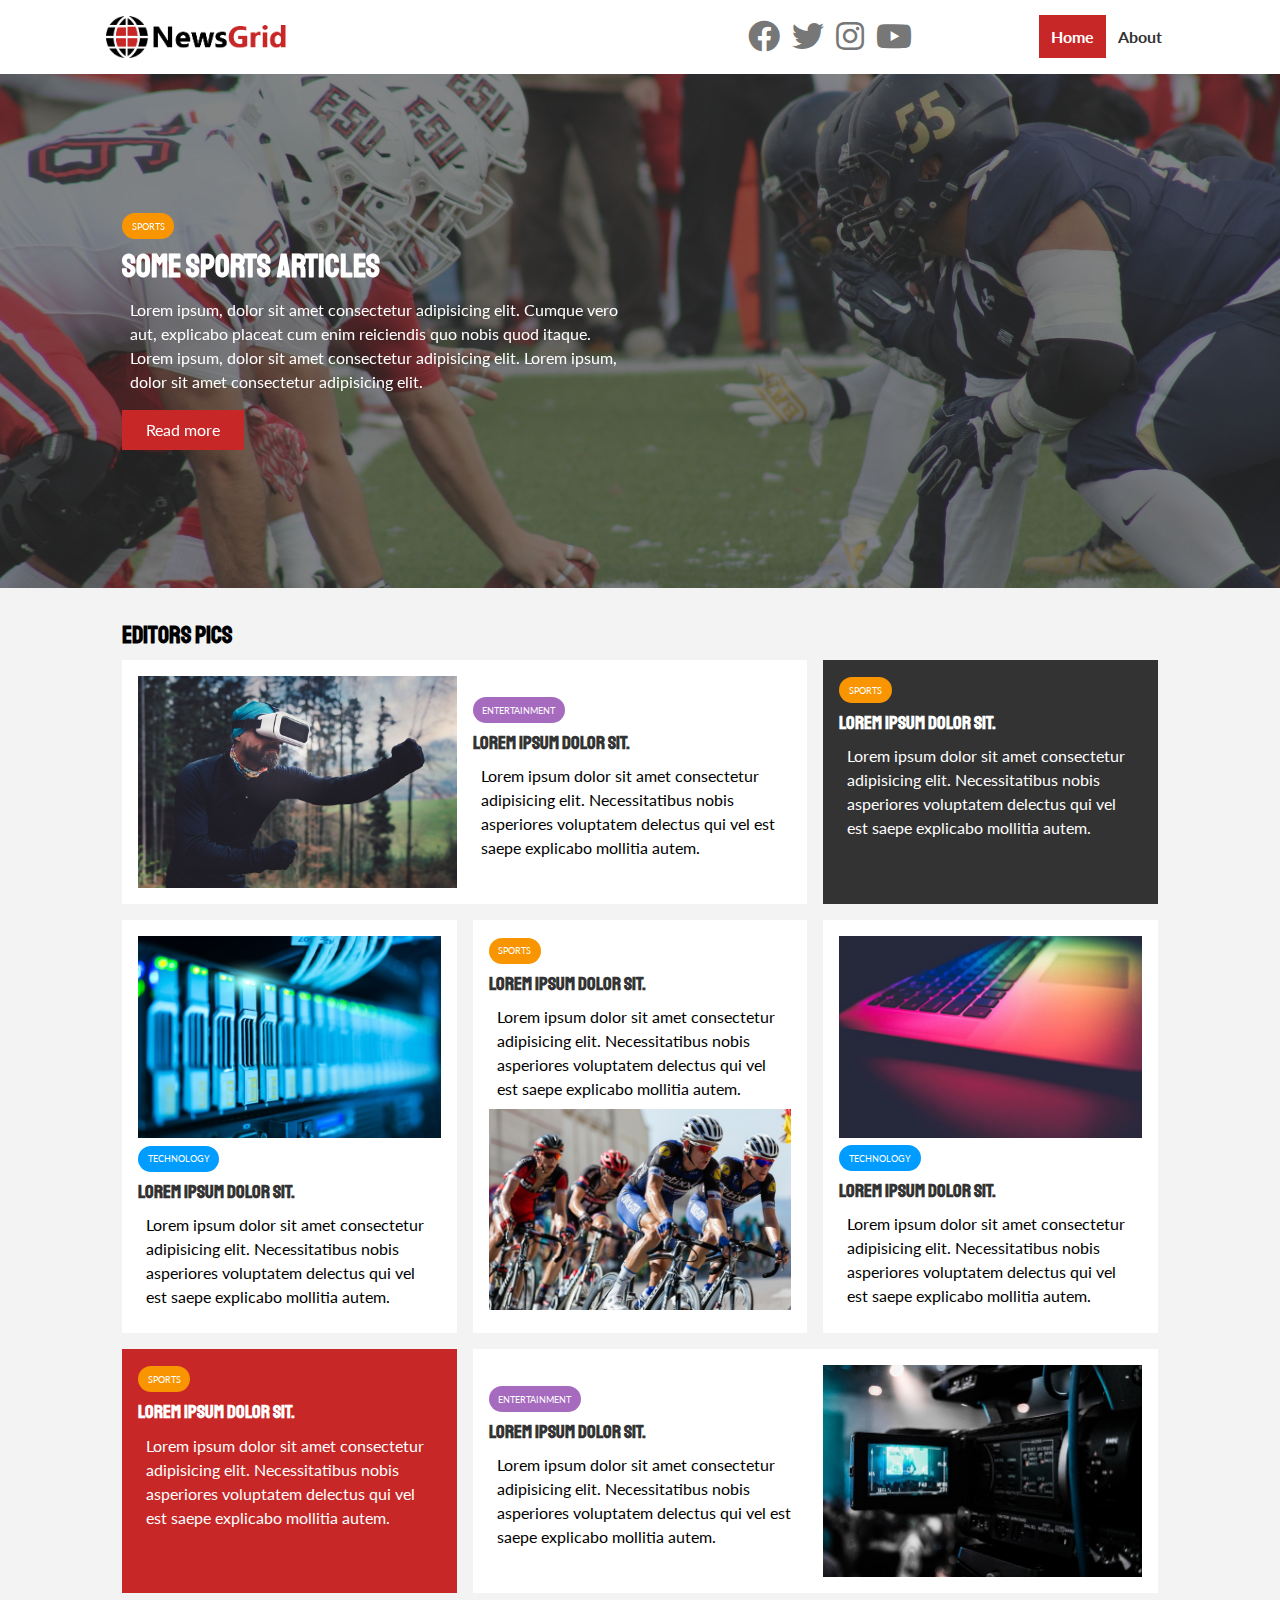
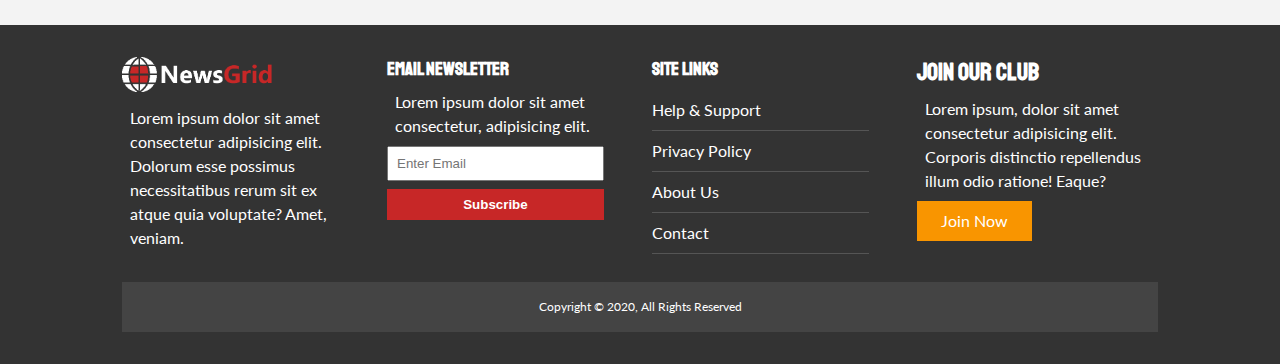
<file: index.html>
<!DOCTYPE html>
<html lang="en">

<head>
	<meta charset="UTF-8">
	<meta name="viewport" content="width=device-width, initial-scale=1.0">
	<link rel="shortcut icon" type="image/x-icon" href="favicon.ico">
	<link href="https://fonts.googleapis.com/css2?family=Lato:wght@400;900&family=Staatliches&display=swap"
		rel="stylesheet">
	<link href="https://cdnjs.cloudflare.com/ajax/libs/font-awesome/5.9.0/css/all.css" rel="stylesheet">
	<link rel="stylesheet" href="css/style.css">
	<link rel="stylesheet" media="screen and (max-width:768px)" href="css/mobile.css">

	<title>NewsGrid | Latest News</title>


</head>

<body>

	<nav id="main-nav">
		<div class="container">
			<img src="img/logo.png" alt="NewsGrid" class="logo">
			<div class="social">
				<a href="https://facebeeok.com" target="_blank"><i class="fab fa-facebook fa-2x"></i></a>
				<a href="https://twitter.com" target="_blank"><i class="fab fa-twitter fa-2x"></i></a>
				<a href="https://instagram.com" target="_blank"><i class="fab fa-instagram fa-2x"></i></a>
				<a href="https://youtube.com" target="_blank"><i class="fab fa-youtube fa-2x"></i></a>

			</div>
			<ul>
				<li><a href="index.html" class="current">Home</a></li>
				<li><a href="about.html">About</a></li>

			</ul>
		</div>
	</nav>

	<!-- * SHOWCASE -->
	<header id="showcase">
		<div class="container">
			<div class="showcase-container">
				<div class="showcase-content">
					<div class="category category-sports"> Sports</div>
					<h1>Some sports articles</h1>
					<p>Lorem ipsum, dolor sit amet consectetur adipisicing elit. Cumque vero aut, explicabo placeat cum enim
						reiciendis quo nobis quod itaque. Lorem ipsum, dolor sit amet consectetur adipisicing elit. Lorem ipsum,
						dolor sit amet consectetur adipisicing elit.</p>
					<a href="article.html" class="btn btn-primary">Read more</a>
				</div>
			</div>
		</div>
	</header>

	<!-- * Home Articles -->

	<section id="home-articles" class="py-2">
		<div class="container">
			<h2>Editors Pics</h2>
			<div class="articles-container">

				<article class="card">
					<img src="img/articles/ent1.jpg" alt="">
					<div>
						<div class="category category-ent">Entertainment</div>
						<h3>
							<a href="article.html">Lorem ipsum dolor sit.</a>
						</h3>
						<p>Lorem ipsum dolor sit amet consectetur adipisicing elit. Necessitatibus nobis asperiores voluptatem
							delectus qui vel est saepe explicabo mollitia autem.</p>
					</div>
				</article>

				<article class="card bg-dark">
					<div class="category category-sports">Sports</div>
					<h3>
						<a href="article.html">Lorem ipsum dolor sit.</a>
					</h3>
					<p>Lorem ipsum dolor sit amet consectetur adipisicing elit. Necessitatibus nobis asperiores voluptatem
						delectus qui vel est saepe explicabo mollitia autem.</p>
				</article>

				<article class="card">
					<img src="img/articles/tech1.jpg" alt="">
					<div class="category category-tech">Technology</div>
					<h3>
						<a href="article.html">Lorem ipsum dolor sit.</a>
					</h3>
					<p>Lorem ipsum dolor sit amet consectetur adipisicing elit. Necessitatibus nobis asperiores voluptatem
						delectus qui vel est saepe explicabo mollitia autem.</p>
				</article>

				<article class="card">

					<div class="category category-sports">Sports</div>
					<h3>
						<a href="article.html">Lorem ipsum dolor sit.</a>
					</h3>
					<p>Lorem ipsum dolor sit amet consectetur adipisicing elit. Necessitatibus nobis asperiores voluptatem
						delectus qui vel est saepe explicabo mollitia autem.</p>
					<img src="img/articles/sports1.jpg" alt=""> 
				</article>

				<article class="card">
					<img src="img/articles/tech2.jpg" alt=""> 
					<div class="category category-tech">Technology</div>
					<h3>
						<a href="article.html">Lorem ipsum dolor sit.</a>
					</h3>
					<p>Lorem ipsum dolor sit amet consectetur adipisicing elit. Necessitatibus nobis asperiores voluptatem
						delectus qui vel est saepe explicabo mollitia autem.</p>
					
				</article>

				<article class="card bg-primary">
					<div class="category category-sports">Sports</div>
					<h3>
						<a href="article.html">Lorem ipsum dolor sit.</a>
					</h3>
					<p>Lorem ipsum dolor sit amet consectetur adipisicing elit. Necessitatibus nobis asperiores voluptatem
						delectus qui vel est saepe explicabo mollitia autem.</p>
				</article>

				<article class="card">
					
					<div>
						<div class="category category-ent">Entertainment</div>
						<h3>
							<a href="article.html">Lorem ipsum dolor sit.</a>
						</h3>
						<p>Lorem ipsum dolor sit amet consectetur adipisicing elit. Necessitatibus nobis asperiores voluptatem
							delectus qui vel est saepe explicabo mollitia autem.</p>
					</div>

					<img src="img/articles/ent2.jpg" alt="">
				</article>
			</div>
		</div>
	</section>

	<!-- * Footer -->

	<footer id="main-footer" class="py-2">
		<div class="container footer-container">
			<div>
				<img src="img/logo_light.png" alt="News">
				<p>Lorem ipsum dolor sit amet consectetur adipisicing elit. Dolorum esse possimus necessitatibus rerum sit ex atque quia voluptate? Amet, veniam.</p>
			</div>
			<div>
				<h3>Email Newsletter</h3>
				<p>Lorem ipsum dolor sit amet consectetur, adipisicing elit.</p>
				<form name="contact" method="POST" data-netlify="true">
					<input type="email" name="email" placeholder="Enter Email">
					<input type="submit" value="Subscribe" class="btn btn-primary">
				</form>
			</div>
			<div>
				<h3>Site Links</h3>
				<ul class="list">
					<li><a href="#">Help & Support</a></li>
					<li><a href="#">Privacy Policy</a></li>
					<li><a href="#">About Us</a></li>
					<li><a href="#">Contact</a></li>
				</ul>
			</div>
			<div>
				<h2>
					Join Our Club
				</h2>
				<p>Lorem ipsum, dolor sit amet consectetur adipisicing elit. Corporis distinctio repellendus illum odio ratione! Eaque?</p>
				<a href="#" class="btn btn-secondary">Join Now</a>
			</div>
			<div>
				<p>Copyright &copy; 2020, All Rights Reserved</p>
			</div>
		</div>
	</footer>

</body>

</html>
</file>
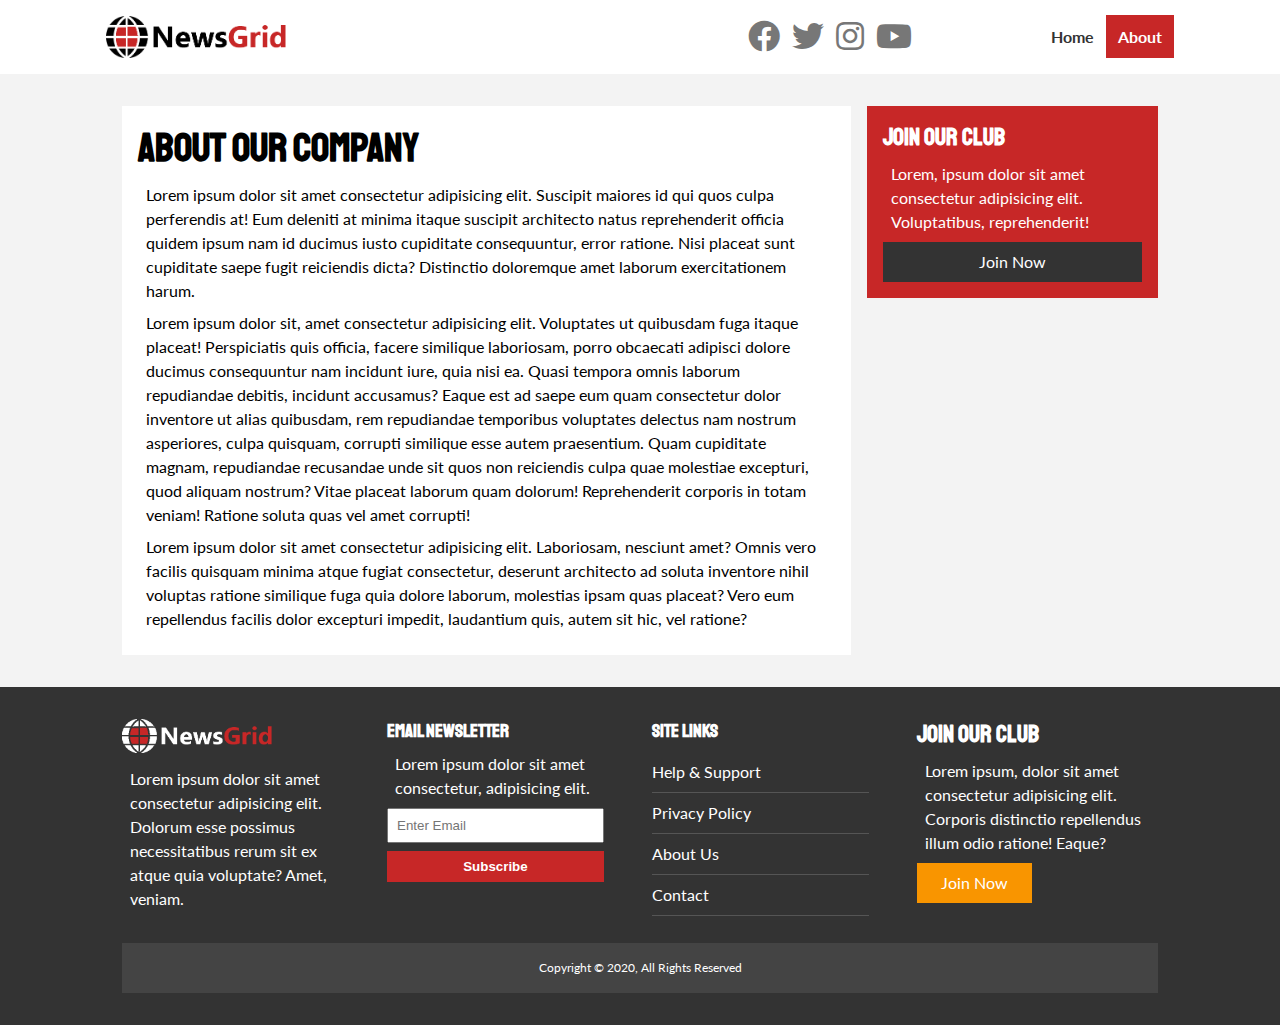
<file: about.html>
<!DOCTYPE html>
<html lang="en">

<head>
	<meta charset="UTF-8">
	<meta name="viewport" content="width=device-width, initial-scale=1.0">
	<link rel="shortcut icon" type="image/x-icon" href="favicon.ico">
	<link href="https://fonts.googleapis.com/css2?family=Lato:wght@400;900&family=Staatliches&display=swap"
		rel="stylesheet">
	<link href="https://cdnjs.cloudflare.com/ajax/libs/font-awesome/5.9.0/css/all.css" rel="stylesheet">
	<link rel="stylesheet" href="css/style.css">
	<link rel="stylesheet" media="screen and (max-width:768px)" href="css/mobile.css">

	<title>NewsGrid | Latest News</title>


</head>

<body>
	<!-- * Navbar -->
	<nav id="main-nav">
		<div class="container">
			<img src="img/logo.png" alt="NewsGrid" class="logo">
			<div class="social">
				<a href="https://facebeeok.com" target="_blank"><i class="fab fa-facebook fa-2x"></i></a>
				<a href="https://twitter.com" target="_blank"><i class="fab fa-twitter fa-2x"></i></a>
				<a href="https://instagram.com" target="_blank"><i class="fab fa-instagram fa-2x"></i></a>
				<a href="https://youtube.com" target="_blank"><i class="fab fa-youtube fa-2x"></i></a>

			</div>
			<ul>
				<li><a href="index.html">Home</a></li>
				<li><a href="about.html" class="current">About</a></li>

			</ul>
		</div>
	</nav>


	<!-- * About -->
	<section id="about">
		<div class="container">
			<div class="page-container">
				<article class="card">
					<h1 class="l-heading">About Our Company</h1>
					<p>Lorem ipsum dolor sit amet consectetur adipisicing elit. Suscipit maiores id qui quos culpa perferendis at! Eum deleniti at minima itaque suscipit architecto natus reprehenderit officia quidem ipsum nam id ducimus iusto cupiditate consequuntur, error ratione. Nisi placeat sunt cupiditate saepe fugit reiciendis dicta? Distinctio doloremque amet laborum exercitationem harum.</p>
					<p>Lorem ipsum dolor sit, amet consectetur adipisicing elit. Voluptates ut quibusdam fuga itaque placeat! Perspiciatis quis officia, facere similique laboriosam, porro obcaecati adipisci dolore ducimus consequuntur nam incidunt iure, quia nisi ea. Quasi tempora omnis laborum repudiandae debitis, incidunt accusamus? Eaque est ad saepe eum quam consectetur dolor inventore ut alias quibusdam, rem repudiandae temporibus voluptates delectus nam nostrum asperiores, culpa quisquam, corrupti similique esse autem praesentium. Quam cupiditate magnam, repudiandae recusandae unde sit quos non reiciendis culpa quae molestiae excepturi, quod aliquam nostrum? Vitae placeat laborum quam dolorum! Reprehenderit corporis in totam veniam! Ratione soluta quas vel amet corrupti!</p>
					<p>Lorem ipsum dolor sit amet consectetur adipisicing elit. Laboriosam, nesciunt amet? Omnis vero facilis quisquam minima atque fugiat consectetur, deserunt architecto ad soluta inventore nihil voluptas ratione similique fuga quia dolore laborum, molestias ipsam quas placeat? Vero eum repellendus facilis dolor excepturi impedit, laudantium quis, autem sit hic, vel ratione?</p>
				</article>

				<aside class="card bg-primary">
					<h2>Join Our Club</h2>
					<p>Lorem, ipsum dolor sit amet consectetur adipisicing elit. Voluptatibus, reprehenderit!</p>
					<a href="#" class="btn btn-dark btn-block">Join Now</a>
				</aside>
			</div>
		</div>
	</section>

	<!-- * Footer -->
	<footer id="main-footer" class="py-2">
		<div class="container footer-container">
			<div>
				<img src="img/logo_light.png" alt="News">
				<p>Lorem ipsum dolor sit amet consectetur adipisicing elit. Dolorum esse possimus necessitatibus rerum sit ex
					atque quia voluptate? Amet, veniam.</p>
			</div>
			<div>
				<h3>Email Newsletter</h3>
				<p>Lorem ipsum dolor sit amet consectetur, adipisicing elit.</p>
				<form name="contact" method="POST" data-netlify="true">
					<input type="email" name="email" placeholder="Enter Email">
					<input type="submit" value="Subscribe" class="btn btn-primary">
				</form>
			</div>
			<div>
				<h3>Site Links</h3>
				<ul class="list">
					<li><a href="#">Help & Support</a></li>
					<li><a href="#">Privacy Policy</a></li>
					<li><a href="#">About Us</a></li>
					<li><a href="#">Contact</a></li>
				</ul>
			</div>
			<div>
				<h2>
					Join Our Club
				</h2>
				<p>Lorem ipsum, dolor sit amet consectetur adipisicing elit. Corporis distinctio repellendus illum odio ratione!
					Eaque?</p>
				<a href="#" class="btn btn-secondary">Join Now</a>
			</div>
			<div>
				<p>Copyright &copy; 2020, All Rights Reserved</p>
			</div>
		</div>
	</footer>

</body>

</html>
</file>
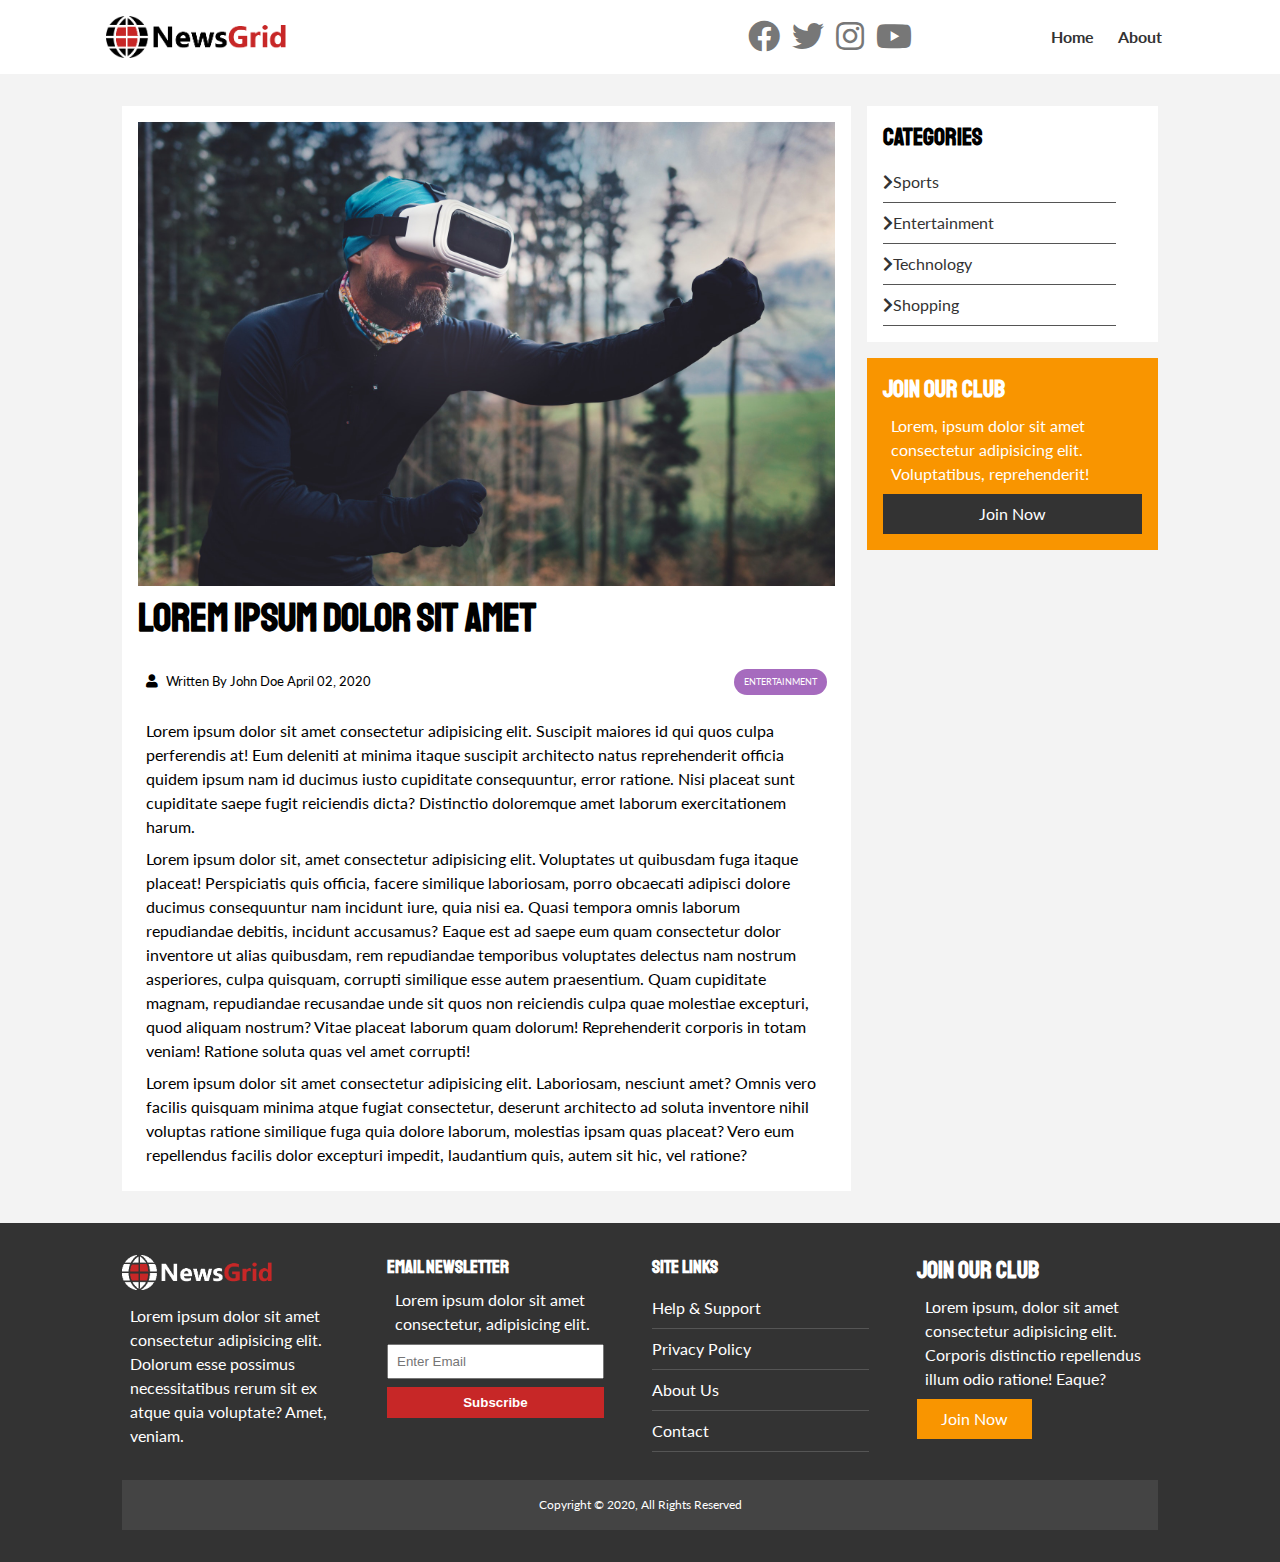
<file: article.html>
<!DOCTYPE html>
<html lang="en">

<head>
	<meta charset="UTF-8">
	<meta name="viewport" content="width=device-width, initial-scale=1.0">
	<link rel="shortcut icon" type="image/x-icon" href="favicon.ico">
	<link href="https://fonts.googleapis.com/css2?family=Lato:wght@400;900&family=Staatliches&display=swap"
		rel="stylesheet">
	<link href="https://cdnjs.cloudflare.com/ajax/libs/font-awesome/5.9.0/css/all.css" rel="stylesheet">
	<link rel="stylesheet" href="css/style.css">
	<link rel="stylesheet" media="screen and (max-width:768px)" href="css/mobile.css">

	<title>NewsGrid | Latest News</title>


</head>

<body>
	<!-- * Navbar -->
	<nav id="main-nav">
		<div class="container">
			<img src="img/logo.png" alt="NewsGrid" class="logo">
			<div class="social">
				<a href="https://facebeeok.com" target="_blank"><i class="fab fa-facebook fa-2x"></i></a>
				<a href="https://twitter.com" target="_blank"><i class="fab fa-twitter fa-2x"></i></a>
				<a href="https://instagram.com" target="_blank"><i class="fab fa-instagram fa-2x"></i></a>
				<a href="https://youtube.com" target="_blank"><i class="fab fa-youtube fa-2x"></i></a>

			</div>
			<ul>
				<li><a href="index.html">Home</a></li>
				<li><a href="about.html">About</a></li>

			</ul>
		</div>
	</nav>


	<!-- * About -->
	<section id="article">
		<div class="container">
			<div class="page-container">
				<article class="card">
					<img src="img/articles/ent1.jpg" alt="">
					<h1 class="l-heading">Lorem ipsum dolor sit amet</h1>
					<div class="meta">
						<small>
							<i class="fas fa-user"></i>Written By John Doe April 02, 2020
						</small>
						<div class="category category-ent">Entertainment</div>
					</div>
					<p>Lorem ipsum dolor sit amet consectetur adipisicing elit. Suscipit maiores id qui quos culpa perferendis at! Eum deleniti at minima itaque suscipit architecto natus reprehenderit officia quidem ipsum nam id ducimus iusto cupiditate consequuntur, error ratione. Nisi placeat sunt cupiditate saepe fugit reiciendis dicta? Distinctio doloremque amet laborum exercitationem harum.</p>
					<p>Lorem ipsum dolor sit, amet consectetur adipisicing elit. Voluptates ut quibusdam fuga itaque placeat! Perspiciatis quis officia, facere similique laboriosam, porro obcaecati adipisci dolore ducimus consequuntur nam incidunt iure, quia nisi ea. Quasi tempora omnis laborum repudiandae debitis, incidunt accusamus? Eaque est ad saepe eum quam consectetur dolor inventore ut alias quibusdam, rem repudiandae temporibus voluptates delectus nam nostrum asperiores, culpa quisquam, corrupti similique esse autem praesentium. Quam cupiditate magnam, repudiandae recusandae unde sit quos non reiciendis culpa quae molestiae excepturi, quod aliquam nostrum? Vitae placeat laborum quam dolorum! Reprehenderit corporis in totam veniam! Ratione soluta quas vel amet corrupti!</p>
					<p>Lorem ipsum dolor sit amet consectetur adipisicing elit. Laboriosam, nesciunt amet? Omnis vero facilis quisquam minima atque fugiat consectetur, deserunt architecto ad soluta inventore nihil voluptas ratione similique fuga quia dolore laborum, molestias ipsam quas placeat? Vero eum repellendus facilis dolor excepturi impedit, laudantium quis, autem sit hic, vel ratione?</p>
				</article>

				<aside id="categories" class="card">
					<h2>categories</h2>
					<ul class="list">
						<li><a href="#"><i class="fas fa-chevron-right"></i>Sports</a></li>
						<li><a href="#"><i class="fas fa-chevron-right"></i>Entertainment</a></li>
						<li><a href="#"><i class="fas fa-chevron-right"></i>Technology</a></li>
						<li><a href="#"><i class="fas fa-chevron-right"></i>Shopping</a></li>
					</ul>
				</aside>

				<aside class="card bg-secondary">
					<h2>Join Our Club</h2>
					<p>Lorem, ipsum dolor sit amet consectetur adipisicing elit. Voluptatibus, reprehenderit!</p>
					<a href="#" class="btn btn-dark btn-block">Join Now</a>
				</aside>
			</div>
		</div>
	</section>

	<!-- * Footer -->
	<footer id="main-footer" class="py-2">
		<div class="container footer-container">
			<div>
				<img src="img/logo_light.png" alt="News">
				<p>Lorem ipsum dolor sit amet consectetur adipisicing elit. Dolorum esse possimus necessitatibus rerum sit ex
					atque quia voluptate? Amet, veniam.</p>
			</div>
			<div>
				<h3>Email Newsletter</h3>
				<p>Lorem ipsum dolor sit amet consectetur, adipisicing elit.</p>
				<form name="contact" method="POST" data-netlify="true">
					<input type="email" name="email" placeholder="Enter Email">
					<input type="submit" value="Subscribe" class="btn btn-primary">
				</form>
			</div>
			<div>
				<h3>Site Links</h3>
				<ul class="list">
					<li><a href="#">Help & Support</a></li>
					<li><a href="#">Privacy Policy</a></li>
					<li><a href="#">About Us</a></li>
					<li><a href="#">Contact</a></li>
				</ul>
			</div>
			<div>
				<h2>
					Join Our Club
				</h2>
				<p>Lorem ipsum, dolor sit amet consectetur adipisicing elit. Corporis distinctio repellendus illum odio ratione!
					Eaque?</p>
				<a href="#" class="btn btn-secondary">Join Now</a>
			</div>
			<div>
				<p>Copyright &copy; 2020, All Rights Reserved</p>
			</div>
		</div>
	</footer>

</body>

</html>
</file>
<file: css/style.css>
:root {
	--primary-color: #c72727;
	--secondary-color: #f99500;
	--light-color: #f3f3f3;
	--dark-color: #333333;
	--max-width: 1100px;
}

.category {
	--sports-color: #f99500;
	--ent-color: #a66bbe;
	--tech-color: #009cff;
}

* {
	margin: 0;
	padding: 0;
	box-sizing: border-box;
}

body {
	font-family: 'Lato', sans-serif;
	line-height: 1.5;
	background: var(--light-color);

}

a {
	color: var(--dark-color);
	text-decoration: none;

}

p{
	margin: .5rem;
}

ul {
	list-style: none;
}

img {
	width: 100%;
}

h1,
h2,
h3,
h4,
h5,
h6 {
	font-family: 'Staatliches', cursive;
	margin-bottom: .55rem;
	line-height: 1.3;
}

/* !  utility  */

.container {
	max-width: var(--max-width);
	margin: auto;
	padding: 0 2rem;
	overflow: hidden;
}

.category {
	display: inline-block;
	color: #ffffff;
	font-size: .55rem;
	text-transform: uppercase;
	padding: .4rem .6rem;
	border-radius: 15px;
	margin-bottom: .5rem;
}

.category-sports {
	background-color: var(--sports-color);
}

.category-ent {
	background-color: var(--ent-color);
}

.category-tech {
	background-color: var(--tech-color);
}

.btn {
	display: inline-block;
	border: none;
	background: var(--dark-color);
	color: #ffffff;
	padding: .5rem 1.5rem;

}

.btn-light {
	background: var(--light-color);
}

.btn-primary {
	background: var(--primary-color);
}

.btn-secondary {
	background: var(--secondary-color);
}

.btn:hover {
	opacity: 0.9;
}

.btn-block {
	display: block;
	width: 100%;
	text-align: center;
}

.card{
	background: #ffffff;
	padding: 1rem;
}

.bg-dark{
	background: var(--dark-color);
	color:#ffffff;
}

.bg-dark h1, .bg-dark h2, .bg-dark a,
.bg-primary h1, .bg-primary h2, .bg-primary a,
.bg-secondary h1, .bg-secondary h2, .bg-secondary a{
	color: #ffffff;
}

.bg-primary{
	background: var(--primary-color);
	color:#ffffff;
}

.bg-secondary{
	background: var(--secondary-color);
	color:#ffffff;
}

.py-1{padding: 1.5rem 0;}
.py-2{padding: 2rem 0;}
.py-3{padding: 3rem 0;}

.p-1{padding: 1.5rem ;}
.p-2{padding: 2rem ;}
.p-3{padding: 3rem ;}

.list li{
	padding: .5rem 0;
	border-bottom: #555 solid 1px;
	width: 90%;
}

.list li a:hover{
	color: var(--primary-color) !important;
}

.l-heading{
	font-size: 2.5rem;
}
/* ! inner page grid container */

.page-container{
	display: grid;
	grid-template-columns: 5fr 2fr;
	margin: 2rem 0;
	gap: 1rem;
}

.page-container > *:first-child{
	grid-row: 1/span 3;
}

/* ! Navigation */

#main-nav {
	background-color: #ffffff;
	position: sticky;
	top: 0;
	z-index: 1;
}

#main-nav .container {
	display: grid;

	grid-template-columns: 6fr 3fr 2fr;
	padding: 1rem;
	align-items: center;
}

#main-nav .logo {
	width: 180px;
}

#main-nav ul {
	justify-self: end;
	display: flex;
}

#main-nav ul li a {
	padding: .75rem;
	font-weight: bold;

}

#main-nav ul li a.current {
	background: var(--primary-color);
	color: #ffffff;
}

#main-nav ul li a:hover {
	background: var(--light-color);
	color: var(--dark-color);
}

#main-nav .social {
	justify-self: center;

}

#main-nav .social i {
	color: #777777;
	margin-right: .5rem;

}

/* ! Showcase */

#showcase {
	color: #ffffff;
	background: var(--dark-color);
	padding: 2rem;
	position: relative;
}

#showcase:before {
	content: "";
	position: absolute;
	background: url("../img/featured.jpg") no-repeat center center/cover;
	top: 0;
	left: 0;
	height: 100%;
	width: 100%;
	opacity: .4;
}

#showcase .showcase-container {
	display: grid;
	grid-template-columns: repeat(2, 1fr);
	justify-content: center;
	align-items: center;
	height: 50vh;

}

#showcase .showcase-content {
	z-index: 2;
}

#showcase .showcase-content p {
	margin-bottom: 1rem;
}

/* ! Home articles */

#home-articles .articles-container{
	display: grid;
	grid-template-columns: repeat(3, 1fr) ;
	gap: 1rem;
}

#home-articles .articles-container > *:first-child,
#home-articles .articles-container > *:last-child{
	display: grid;
	grid-template-columns: repeat(2, 1fr);
	gap: 1rem;
	grid-column: 1/span 2;
	align-items: center;
}

#home-articles .articles-container > *:last-child{
	grid-column: 2/span 2;
}

/*  ! Footer */

#main-footer{
	background: var(--dark-color);
	color: #ffffff;
}

#main-footer img{
	width: 150px;
}

#main-footer a{
	color: #ffffff;
}

#main-footer .footer-container{
	display: grid;
	grid-template-columns: repeat(4, 1fr);
	gap: 1.5rem;
}

#main-footer .footer-container > *:last-child{
	background: #444444;
	grid-column: 1/-1;
	text-align: center;
	padding: .5rem;
	font-size: .75rem;
}

#main-footer .footer-container input[type="email"]{
	width: 90%;
	padding: .5rem;
	margin-bottom: .5rem;
}

#main-footer .footer-container input[type="submit"]{
	width: 90%;
	font-weight: bold;
}

/* ! Meta in article */

#article .meta{
	display: flex;
	justify-content: space-between;
	align-items: center;
	padding: .5rem;
}

#article .meta .category{
	margin-top: .5rem;
}

#article .meta i{
	padding-right: .5rem;
}
</file>
<file: css/mobile.css>
/* ! Navigations */
#main-nav .social{
	display: none;
}

#main-nav .container{
	grid-template-columns: 1fr;
	gap:1.2rem;
}
#main-nav ul,
#main-nav .logo{
	justify-self: center;
}

#main-nav ul li a{
	padding: .5rem;
}

#home-articles .articles-container{
	grid-template-columns: repeat(2,1fr);
}

#home-articles .articles-container > *:first-child,
#home-articles .articles-container > *:last-child
{
	grid-template-columns: 1fr;
	grid-column: 1;
}

@media(max-width: 600px){
	/* ! Stack grid items */

	#showcase .showcase-container,
	#home-articles .articles-container,
	#main-footer .footer-container	{
		grid-template-columns: 1fr;
	}

	#main-footer .footer-container > *:last-child{
		grid-column: 1;
	}

	#main-footer .footer-container > *{
		border-bottom: 1px solid #444444;
		padding-bottom: 1rem;
	}

	#main-footer .footer-container > *:last-child,
	#main-footer .footer-container > *:nth-child(3),
	#main-footer .footer-container > *:nth-child(4){
		border-bottom:none;
	}

	.page-container{
		grid-template-columns: 1fr;
		text-align: center;
	}

	.page-container > *:first-child{
		grid-row: 1;
	}

	.l-heading{
		font-size: 1.75rem;
	}
	

}
</file>
